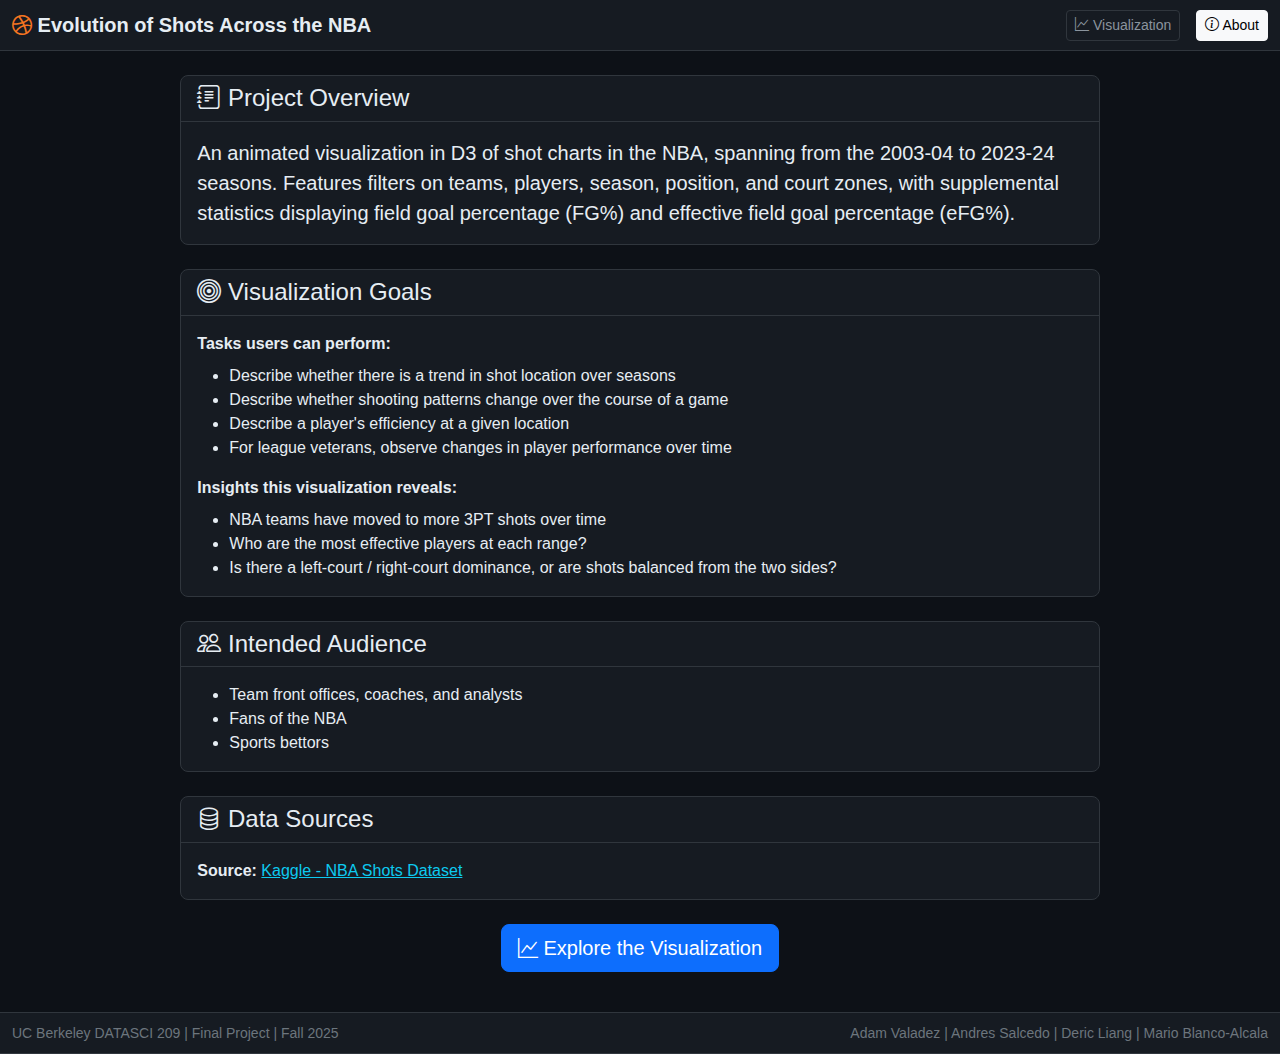
<file: about.html>
<!DOCTYPE html>
<html lang="en">
<head>
    <meta charset="UTF-8">
    <meta name="viewport" content="width=device-width, initial-scale=1.0">
    <title>About - Evolution of Shots Across the NBA</title>

    <!-- Bootstrap 5 CSS -->
    <link href="https://cdn.jsdelivr.net/npm/bootstrap@5.3.2/dist/css/bootstrap.min.css" rel="stylesheet">
    <!-- Bootstrap Icons -->
    <link href="https://cdn.jsdelivr.net/npm/bootstrap-icons@1.11.1/font/bootstrap-icons.css" rel="stylesheet">
    <!-- Custom CSS -->
    <link href="css/style.css" rel="stylesheet">
</head>
<body>
    <!-- Header -->
    <nav class="navbar navbar-dark bg-dark-custom">
        <div class="container-fluid">
            <a href="index.html" class="navbar-brand mb-0 h1">
                <i class="bi bi-dribbble"></i> Evolution of Shots Across the NBA
            </a>
            <div class="d-flex gap-3">
                <a href="index.html" class="btn btn-outline-light btn-sm">
                    <i class="bi bi-graph-up"></i> Visualization
                </a>
                <a href="about.html" class="btn btn-light btn-sm">
                    <i class="bi bi-info-circle"></i> About
                </a>
            </div>
        </div>
    </nav>

    <!-- Main Content -->
    <div class="container main-content py-4">
        <div class="row justify-content-center">
            <div class="col-lg-10">
                <!-- Project Overview -->
                <div class="card bg-dark-card mb-4">
                    <div class="card-header">
                        <h4 class="mb-0"><i class="bi bi-journal-text"></i> Project Overview</h4>
                    </div>
                    <div class="card-body">
                        <p class="lead mb-0">
                            An animated visualization in D3 of shot charts in the NBA, spanning from the 2003-04 to 2023-24 seasons.
                            Features filters on teams, players, season, position, and court zones, with supplemental statistics
                            displaying field goal percentage (FG%) and effective field goal percentage (eFG%).
                        </p>
                    </div>
                </div>

                <!-- Goals -->
                <div class="card bg-dark-card mb-4">
                    <div class="card-header">
                        <h4 class="mb-0"><i class="bi bi-bullseye"></i> Visualization Goals</h4>
                    </div>
                    <div class="card-body">
                        <p class="mb-2"><strong>Tasks users can perform:</strong></p>
                        <ul>
                            <li>Describe whether there is a trend in shot location over seasons</li>
                            <li>Describe whether shooting patterns change over the course of a game</li>
                            <li>Describe a player's efficiency at a given location</li>
                            <li>For league veterans, observe changes in player performance over time</li>
                        </ul>
                        <p class="mb-2"><strong>Insights this visualization reveals:</strong></p>
                        <ul class="mb-0">
                            <li>NBA teams have moved to more 3PT shots over time</li>
                            <li>Who are the most effective players at each range?</li>
                            <li>Is there a left-court / right-court dominance, or are shots balanced from the two sides?</li>
                        </ul>
                    </div>
                </div>

                <!-- Intended Audience -->
                <div class="card bg-dark-card mb-4">
                    <div class="card-header">
                        <h4 class="mb-0"><i class="bi bi-people"></i> Intended Audience</h4>
                    </div>
                    <div class="card-body">
                        <ul class="mb-0">
                            <li>Team front offices, coaches, and analysts</li>
                            <li>Fans of the NBA</li>
                            <li>Sports bettors</li>
                        </ul>
                    </div>
                </div>

                <!-- Data Sources -->
                <div class="card bg-dark-card mb-4">
                    <div class="card-header">
                        <h4 class="mb-0"><i class="bi bi-database"></i> Data Sources</h4>
                    </div>
                    <div class="card-body">
                        <p class="mb-0">
                            <strong>Source:</strong> <a href="https://www.kaggle.com/datasets/mexwell/nba-shots" target="_blank" class="text-info">Kaggle - NBA Shots Dataset</a>
                        </p>
                    </div>
                </div>

                <!-- Back to Visualization -->
                <div class="text-center">
                    <a href="index.html" class="btn btn-primary btn-lg">
                        <i class="bi bi-graph-up"></i> Explore the Visualization
                    </a>
                </div>
            </div>
        </div>
    </div>

    <!-- Footer -->
    <footer class="footer mt-3 py-2 bg-dark-custom">
        <div class="container-fluid">
            <div class="row align-items-center">
                <div class="col-md-6">
                    <span class="text-secondary small">
                        UC Berkeley DATASCI 209 | Final Project | Fall 2025
                    </span>
                </div>
                <div class="col-md-6 text-md-end">
                    <span class="text-secondary small">
                        Adam Valadez | Andres Salcedo | Deric Liang | Mario Blanco-Alcala
                    </span>
                </div>
            </div>
        </div>
    </footer>

    <!-- Scripts -->
    <script src="https://cdn.jsdelivr.net/npm/bootstrap@5.3.2/dist/js/bootstrap.bundle.min.js"></script>
</body>
</html>
</file>
<file: css/style.css>
/* CSS Variables */
:root {
    --bg-dark: #0d1117;
    --bg-card: #161b22;
    --bg-card-hover: #1c2128;
    --border-color: #30363d;
    --text-primary: #e6edf3;
    --text-secondary: #8b949e;
    --accent-orange: #f47521;
    --accent-blue: #58a6ff;
    --shot-made: #2ea043;
    --shot-missed: #f85149;
    --court-wood: #c9a66b;
    --court-lines: #ffffff;
}

/* Global Styles */
* {
    box-sizing: border-box;
}

body {
    background-color: var(--bg-dark);
    color: var(--text-primary);
    font-family: -apple-system, BlinkMacSystemFont, 'Segoe UI', Roboto, Oxygen, Ubuntu, sans-serif;
    min-height: 100vh;
}

/* Custom Dark Background */
.bg-dark-custom {
    background-color: var(--bg-card) !important;
    border-bottom: 1px solid var(--border-color);
}

.bg-dark-card {
    background-color: var(--bg-card) !important;
    border: 1px solid var(--border-color);
}

/* Main Content Area */
.main-content {
    padding: 1rem;
    min-height: calc(100vh - 120px);
}

/* Card Styles */
.card {
    border-radius: 8px;
    transition: border-color 0.2s ease;
}

.card:hover {
    border-color: var(--text-secondary);
}

.card-header {
    background-color: transparent;
    border-bottom: 1px solid var(--border-color);
    color: var(--text-primary);
    font-weight: 500;
    font-size: 0.9rem;
}

.card-body {
    color: var(--text-primary);
}

/* Court Container */
#court-container {
    position: relative;
    width: 100%;
    display: flex;
    justify-content: center;
    align-items: center;
    background: linear-gradient(135deg, #2d2015 0%, #1a1410 100%);
    border-radius: 6px;
    overflow: hidden;
    min-height: 450px;
}

#court-container svg {
    max-width: 100%;
    height: auto;
}

#court-container canvas {
    position: absolute;
    top: 0;
    left: 0;
    pointer-events: none;
}

/* KPI Cards */
.kpi-card {
    transition: transform 0.2s ease, box-shadow 0.2s ease;
}

.kpi-card:hover {
    transform: translateY(-2px);
    box-shadow: 0 4px 12px rgba(0, 0, 0, 0.3);
}

.kpi-value {
    font-size: 1.5rem;
    font-weight: 700;
    color: var(--accent-blue);
    line-height: 1.2;
}

.kpi-label {
    font-size: 0.75rem;
    color: var(--text-secondary);
    text-transform: uppercase;
    letter-spacing: 0.5px;
}

/* Progress Bars */
.progress {
    background-color: var(--bg-dark);
    border-radius: 4px;
}

/* Form Controls */
.form-label {
    color: var(--text-secondary);
    font-weight: 500;
    margin-bottom: 0.25rem;
}

.form-select,
.form-control {
    background-color: var(--bg-dark) !important;
    border-color: var(--border-color) !important;
    color: var(--text-primary) !important;
}

.form-select:focus,
.form-control:focus {
    border-color: var(--accent-blue) !important;
    box-shadow: 0 0 0 0.2rem rgba(88, 166, 255, 0.25) !important;
}

.form-select option {
    background-color: var(--bg-dark);
    color: var(--text-primary);
}

/* Multi-select styling */
.form-select[multiple] {
    height: auto;
    min-height: 80px;
    max-height: 120px;
}

.form-select[multiple] option:checked {
    background: var(--accent-blue) linear-gradient(0deg, var(--accent-blue) 0%, var(--accent-blue) 100%);
    color: white;
}

/* Range Slider */
.form-range {
    height: 1.5rem;
}

.form-range::-webkit-slider-thumb {
    background: var(--accent-orange);
}

.form-range::-moz-range-thumb {
    background: var(--accent-orange);
}

.form-range::-webkit-slider-runnable-track {
    background: var(--border-color);
}

.form-range::-moz-range-track {
    background: var(--border-color);
}

/* Button Styles */
.btn-outline-light {
    border-color: var(--border-color);
    color: var(--text-secondary);
}

.btn-outline-light:hover {
    background-color: var(--bg-card-hover);
    border-color: var(--text-secondary);
    color: var(--text-primary);
}

.btn-check:checked + .btn-outline-light {
    background-color: var(--accent-blue);
    border-color: var(--accent-blue);
    color: white;
}

.btn-outline-success {
    border-color: var(--shot-made);
    color: var(--shot-made);
}

.btn-check:checked + .btn-outline-success {
    background-color: var(--shot-made);
    border-color: var(--shot-made);
}

.btn-outline-danger {
    border-color: var(--shot-missed);
    color: var(--shot-missed);
}

.btn-check:checked + .btn-outline-danger {
    background-color: var(--shot-missed);
    border-color: var(--shot-missed);
}

.btn-outline-secondary {
    border-color: var(--border-color);
    color: var(--text-secondary);
    font-size: 0.75rem;
}

.btn-outline-secondary:hover {
    background-color: var(--bg-card-hover);
    color: var(--text-primary);
}

/* Legend Dots */
.legend-dot {
    display: inline-block;
    width: 12px;
    height: 12px;
    border-radius: 50%;
}

.legend-dot.made {
    background-color: var(--shot-made);
}

.legend-dot.missed {
    background-color: var(--shot-missed);
}

/* Loading Overlay */
.loading-overlay {
    position: fixed;
    top: 0;
    left: 0;
    width: 100%;
    height: 100%;
    background-color: rgba(13, 17, 23, 0.95);
    display: flex;
    flex-direction: column;
    justify-content: center;
    align-items: center;
    z-index: 9999;
    transition: opacity 0.3s ease;
}

.loading-overlay.hidden {
    opacity: 0;
    pointer-events: none;
}

/* Footer */
.footer {
    border-top: 1px solid var(--border-color);
}

/* Navbar */
.navbar-brand {
    color: var(--text-primary) !important;
    font-weight: 600;
}

.navbar-brand i {
    color: var(--accent-orange);
}

.navbar-text {
    color: var(--text-secondary) !important;
    font-size: 0.85rem;
}

/* Tooltip Styles (for shot hover) */
.shot-tooltip {
    position: absolute;
    background-color: var(--bg-card);
    border: 1px solid var(--border-color);
    border-radius: 6px;
    padding: 8px 12px;
    font-size: 0.8rem;
    pointer-events: none;
    z-index: 1000;
    box-shadow: 0 4px 12px rgba(0, 0, 0, 0.4);
    max-width: 200px;
}

.shot-tooltip .player-name {
    font-weight: 600;
    color: var(--accent-blue);
    margin-bottom: 4px;
}

.shot-tooltip .shot-info {
    color: var(--text-secondary);
    font-size: 0.75rem;
}

/* Badge Styles */
.badge {
    font-weight: 500;
}

/* Modal Styles */
.modal-content {
    border: 1px solid var(--border-color);
}

.modal-header {
    border-bottom-color: var(--border-color);
}

/* Scrollbar Styles */
::-webkit-scrollbar {
    width: 8px;
    height: 8px;
}

::-webkit-scrollbar-track {
    background: var(--bg-dark);
}

::-webkit-scrollbar-thumb {
    background: var(--border-color);
    border-radius: 4px;
}

::-webkit-scrollbar-thumb:hover {
    background: var(--text-secondary);
}

/* Responsive Adjustments */
@media (max-width: 991.98px) {
    .main-content {
        padding: 0.5rem;
    }

    #court-container {
        min-height: 350px;
    }

    .kpi-value {
        font-size: 1.25rem;
    }

    .kpi-label {
        font-size: 0.65rem;
    }
}

@media (max-width: 575.98px) {
    .navbar-brand {
        font-size: 1rem;
    }

    .navbar-text {
        display: none;
    }

    #court-container {
        min-height: 280px;
    }

    .kpi-value {
        font-size: 1rem;
    }
}

/* Animation for KPI updates */
@keyframes pulse {
    0% { transform: scale(1); }
    50% { transform: scale(1.05); }
    100% { transform: scale(1); }
}

.kpi-value.updated {
    animation: pulse 0.3s ease;
}

/* Court Wood Texture Effect */
.court-background {
    fill: url(#wood-pattern);
}

/* Shot dots animation */
@keyframes fadeIn {
    from { opacity: 0; }
    to { opacity: 1; }
}

.shot-dot {
    animation: fadeIn 0.2s ease;
}
</file>
